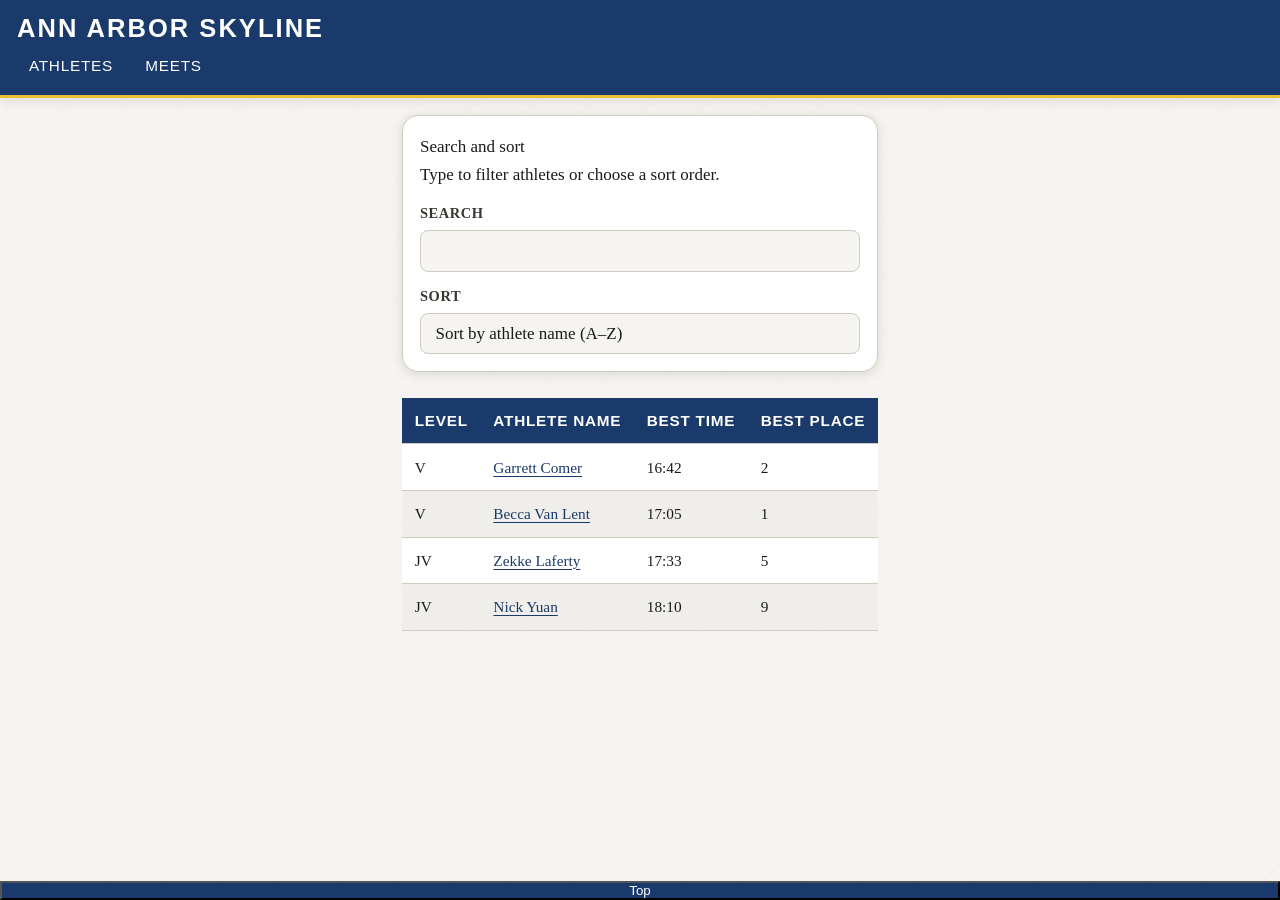
<file: index.html>
<!doctype html>
<html lang="en">
  <head>
    <meta charset="utf-8" />
    <meta name="viewport" content="width=device-width,initial-scale=1" />
    <title>Ann Arbor Skyline — Athletes</title>
    <link rel="stylesheet" href="style.css">
    <script src="script.js" defer></script>
  </head>
  <body>
    <header>
      <h1>Ann Arbor Skyline</h1>
      <nav>
        <ul>
          
          <li><a href="index.html">Athletes</a></li>
          <li><a href="mainMeets.html">Meets</a></li>
        </ul>
      </nav>
    </header>
    <main>
      <form action="#" method="get">
        <fieldset>
          <legend>Search and sort</legend>
          <p id="search-help">Type to filter athletes or choose a sort order.</p>
          <label for="search">Search</label>
          <input id="search" name="search" type="search" aria-describedby="search-help" />
          <label for="sort">Sort</label>
          <select id="sort" name="sort">
            <option value="name-asc">Sort by athlete name (A–Z)</option>
            <option value="name-desc">Sort by athlete name (Z–A)</option>
          </select>
          
        </fieldset>
      </form>
      <section>
        <table>
          <thead>
            <tr>
              <th scope="col">Level</th>
              <th scope="col">Athlete Name</th>
              <th scope="col">Best Time</th>
              <th scope="col">Best Place</th>
            </tr>
          </thead>

          <tbody>
              <tr>
                <td data-label="Level">V</td>
                <td data-label="Athlete Name"><a href="athlete.html">Garrett Comer</a></td>
                <td data-label="Best Time">16:42</td>
                <td data-label="Best Place">2</td>
              </tr>

              <tr>
                <td data-label="Level">V</td>
                <td data-label="Athlete Name"><a href="athlete2.html">Becca Van Lent</a></td>
                <td data-label="Best Time">17:05</td>
                <td data-label="Best Place">1</td>
              </tr>

              <tr>
                <td data-label="Level">JV</td>
                <td data-label="Athlete Name"><a href="athletezekke3.html">Zekke Laferty</a></td>
                <td data-label="Best Time">17:33</td>
                <td data-label="Best Place">5</td>
              </tr>

              <tr>
                <td data-label="Level">JV</td>
                <td data-label="Athlete Name"><a href="athlete4.html">Nick Yuan</a></td>
                <td data-label="Best Time">18:10</td>
                <td data-label="Best Place">9</td>
              </tr>
          </tbody>
        </table>
      </section>
    </main>
  </body>
</html>
</file>
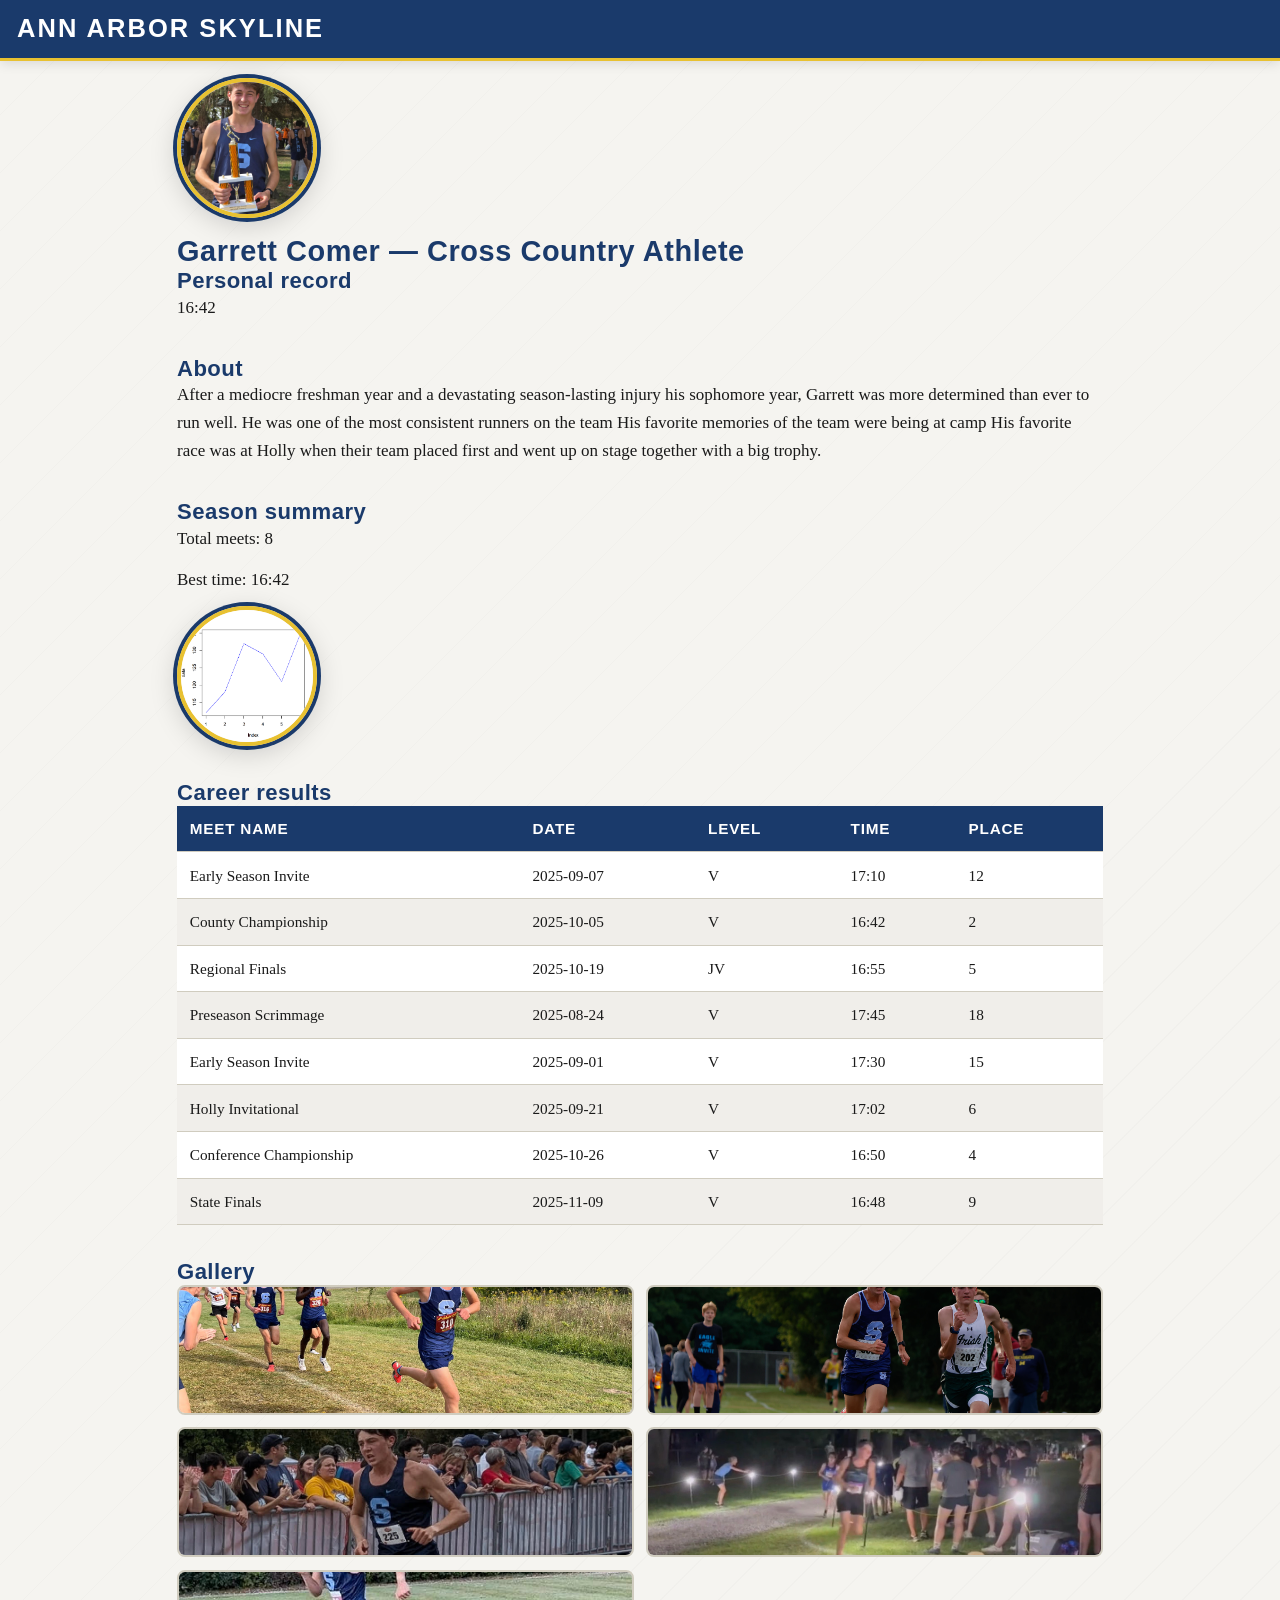
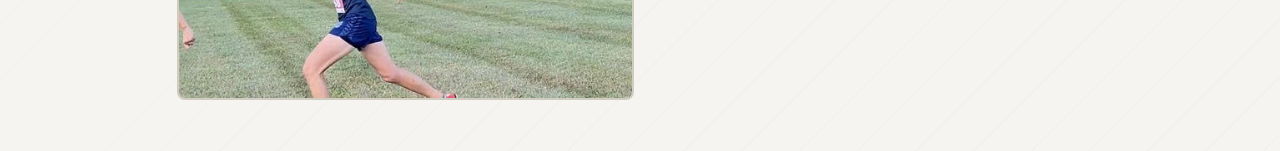
<file: athlete.html>
<!doctype html>
<html lang="en">
  <head>
    <meta charset="utf-8" />
    <meta name="viewport" content="width=device-width,initial-scale=1" />
    <title>Ann Arbor Skyline — Garrett Comer</title>
    <link rel="stylesheet" href="style.css">

  </head>

  <body>
    <header>
      <h1>Ann Arbor Skyline</h1>
    </header>

    <main>
      <section>
        <figure>
          <img src="coverPhoto.jpg" alt="Profile photo of Garrett Comer" width="200"/>
        </figure>

        <h2>Garrett Comer — Cross Country Athlete</h2>

        <section>
          <h3>Personal record</h3>
          <p>16:42</p>
        </section>

        <section>
          <h3>About</h3>
          <p>
            After a mediocre freshman year and a devastating season‑lasting injury his sophomore year, 
            Garrett was more determined than ever to run well. He was one of the most consistent runners on the team His favorite memories of the team were being at camp 
            His favorite race was at Holly when their team placed first and went up on stage together with a big trophy.
          </p>
        </section>
      </section>

      <section>
        <h3>Season summary</h3>

        <p>Total meets: 8</p>
        <p>Best time: 16:42</p>

        <figure>
          <!-- <img src="seasonChart.png" alt="Bar chart showing Garrett's 5K time improving from 17:10 to 16:42 over the season" width="200"/> -->
          <!-- <img src="seasonChart.png" alt="Season performance chart" width="200"/> -->
          <img src="garrett-performance.png" alt="Garrett's performance chart showing race times over the season">
        </figure>
      </section>

      <section>
        <h3>Career results</h3>

        <table>
          <thead>
            <tr>
              <th scope="col">Meet Name</th>
              <th scope="col">Date</th>
              <th scope="col">Level</th>
              <th scope="col">Time</th>
              <th scope="col">Place</th>
            </tr>
          </thead>

          <tbody>
              <tr>
                <td data-label="Meet Name">Early Season Invite</td>
                <td data-label="Date">2025-09-07</td>
                <td data-label="Level">V</td>
                <td data-label="Time">17:10</td>
                <td data-label="Place">12</td>
              </tr>
              <tr>
                <td data-label="Meet Name">County Championship</td>
                <td data-label="Date">2025-10-05</td>
                <td data-label="Level">V</td>
                <td data-label="Time">16:42</td>
                <td data-label="Place">2</td>
              </tr>
              <tr>
                <td data-label="Meet Name">Regional Finals</td>
                <td data-label="Date">2025-10-19</td>
                <td data-label="Level">JV</td>
                <td data-label="Time">16:55</td>
                <td data-label="Place">5</td>
              </tr>
              <tr>
                <td data-label="Meet Name">Preseason Scrimmage</td>
                <td data-label="Date">2025-08-24</td>
                <td data-label="Level">V</td>
                <td data-label="Time">17:45</td>
                <td data-label="Place">18</td>
              </tr>
              <tr>
                <td data-label="Meet Name">Early Season Invite</td>
                <td data-label="Date">2025-09-01</td>
                <td data-label="Level">V</td>
                <td data-label="Time">17:30</td>
                <td data-label="Place">15</td>
              </tr>
              <tr>
                <td data-label="Meet Name">Holly Invitational</td>
                <td data-label="Date">2025-09-21</td>
                <td data-label="Level">V</td>
                <td data-label="Time">17:02</td>
                <td data-label="Place">6</td>
              </tr>
              <tr>
                <td data-label="Meet Name">Conference Championship</td>
                <td data-label="Date">2025-10-26</td>
                <td data-label="Level">V</td>
                <td data-label="Time">16:50</td>
                <td data-label="Place">4</td>
              </tr>
              <tr>
                <td data-label="Meet Name">State Finals</td>
                <td data-label="Date">2025-11-09</td>
                <td data-label="Level">V</td>
                <td data-label="Time">16:48</td>
                <td data-label="Place">9</td>
              </tr>

          </tbody>
        </table>
      </section>

      <section>
        <!-- <h3>Gallery</h3>

        <ul>
          <li><img src="galleryPic1.jpg" alt="Gallery image 1" width="200"/></li>
          <li><img src="galleryPic2.jpg" alt="Gallery image 2" width="200"/></li>
          <li><img src="galleryPic3.jpg" alt="Gallery image 3" width="200"/></li>
          <li><img src="galleryPic4.jpg" alt="Gallery image 4" width="200"/></li>
          <li><img src="galleryPic5.jpg" alt="Gallery image 5" width="200"/></li>
        </ul> -->
        <h3>Gallery</h3>
          <ul class="gallery-grid">
            <li><img src="galleryPic1.jpg" alt="Garrett running during a cross country race"></li>
            <!-- <li><img src="galleryPic1.jpg" alt="Runner photo 1"></li> -->
            <li><img src="galleryPic2.jpg" alt="Runner photo 2"></li>
            <li><img src="galleryPic3.jpg" alt="Runner photo 3"></li>
            <li><img src="galleryPic4.jpg" alt="Runner photo 4"></li>
            <li><img src="galleryPic5.jpg" alt="Runner photo 5"></li>
          </ul>
      </section>
    </main>
  </body>
</html>
</file>
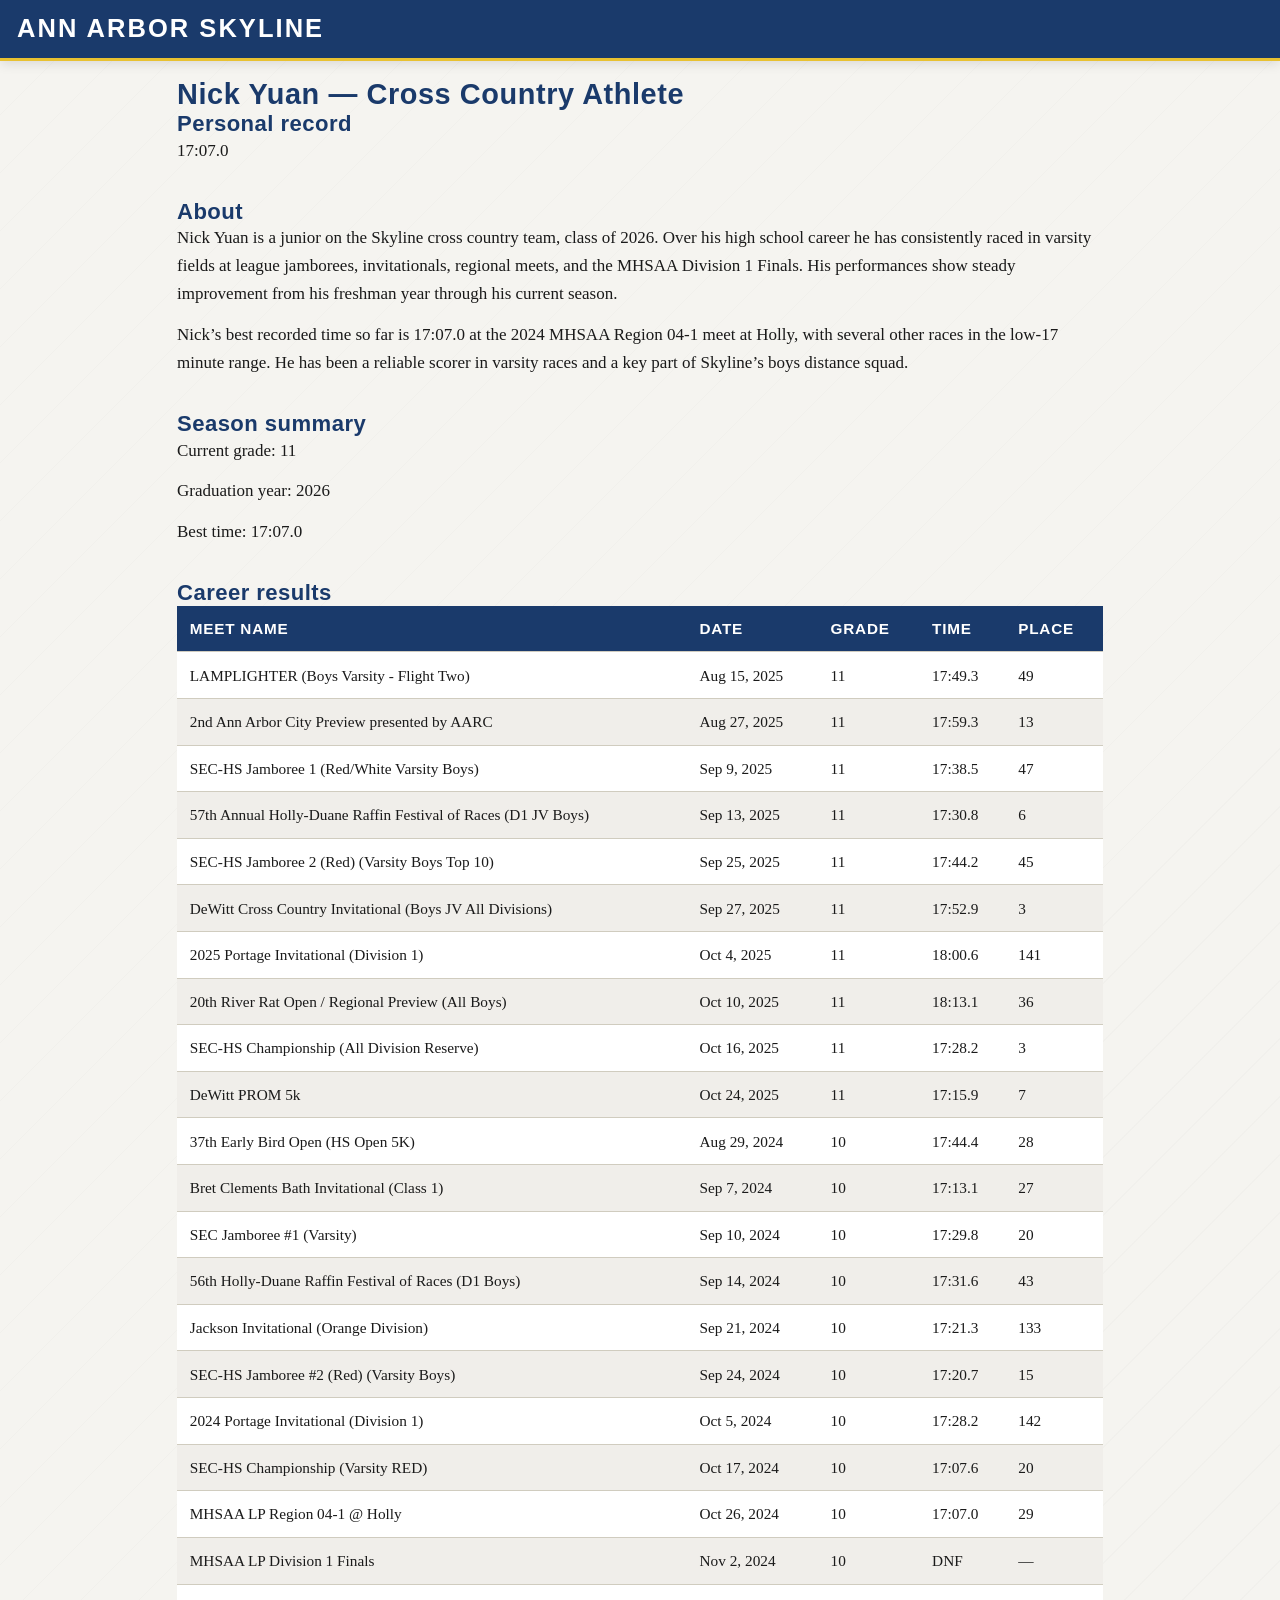
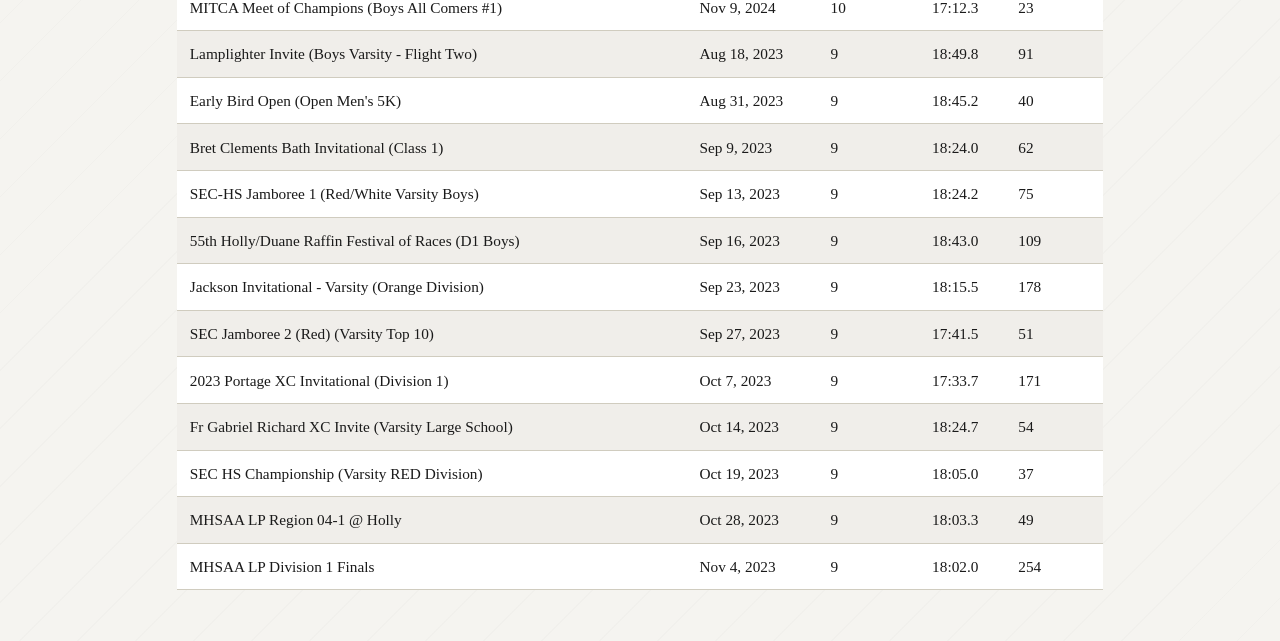
<file: athlete4.html>
<!doctype html>
<html lang="en">
  <head>
    <meta charset="utf-8" />
    <meta name="viewport" content="width=device-width,initial-scale=1" />
    <title>Ann Arbor Skyline — Nick Yuan</title>
    <link rel="stylesheet" href="style.css" />
  </head>

  <body>
    <header>
      <h1>Ann Arbor Skyline</h1>
    </header>

    <main>
      <!-- Basic info -->
      <section>
        <h2>Nick Yuan — Cross Country Athlete</h2>

        <section>
          <h3>Personal record</h3>
          <p>17:07.0</p>
        </section>

        <section>
          <h3>About</h3>
          <p>
            Nick Yuan is a junior on the Skyline cross country team, class of 2026.
            Over his high school career he has consistently raced in varsity fields
            at league jamborees, invitationals, regional meets, and the MHSAA
            Division 1 Finals. His performances show steady improvement from his
            freshman year through his current season.
          </p>
          <p>
            Nick’s best recorded time so far is 17:07.0 at the 2024 MHSAA Region
            04-1 meet at Holly, with several other races in the low‑17 minute range.
            He has been a reliable scorer in varsity races and a key part of
            Skyline’s boys distance squad.
          </p>
        </section>
      </section>

      <!-- Simple summary -->
      <section>
        <h3>Season summary</h3>
        <p>Current grade: 11</p>
        <p>Graduation year: 2026</p>
        <p>Best time: 17:07.0</p>
      </section>

      <!-- Career results (mobile-friendly data-label table) -->
      <section>
        <h3>Career results</h3>

        <!-- Table uses data-label attributes so each cell shows its column label on small screens -->
        <table>
          <thead>
            <tr>
              <th scope="col">Meet Name</th>
              <th scope="col">Date</th>
              <th scope="col">Grade</th>
              <th scope="col">Time</th>
              <th scope="col">Place</th>
            </tr>
          </thead>

          <tbody>
            <!-- Grade 11 (2025) -->
            <tr>
              <td data-label="Meet Name">LAMPLIGHTER (Boys Varsity - Flight Two)</td>
              <td data-label="Date">Aug 15, 2025</td>
              <td data-label="Grade">11</td>
              <td data-label="Time">17:49.3</td>
              <td data-label="Place">49</td>
            </tr>
            <tr>
              <td data-label="Meet Name">2nd Ann Arbor City Preview presented by AARC</td>
              <td data-label="Date">Aug 27, 2025</td>
              <td data-label="Grade">11</td>
              <td data-label="Time">17:59.3</td>
              <td data-label="Place">13</td>
            </tr>
            <tr>
              <td data-label="Meet Name">SEC-HS Jamboree 1 (Red/White Varsity Boys)</td>
              <td data-label="Date">Sep 9, 2025</td>
              <td data-label="Grade">11</td>
              <td data-label="Time">17:38.5</td>
              <td data-label="Place">47</td>
            </tr>
            <tr>
              <td data-label="Meet Name">57th Annual Holly-Duane Raffin Festival of Races (D1 JV Boys)</td>
              <td data-label="Date">Sep 13, 2025</td>
              <td data-label="Grade">11</td>
              <td data-label="Time">17:30.8</td>
              <td data-label="Place">6</td>
            </tr>
            <tr>
              <td data-label="Meet Name">SEC-HS Jamboree 2 (Red) (Varsity Boys Top 10)</td>
              <td data-label="Date">Sep 25, 2025</td>
              <td data-label="Grade">11</td>
              <td data-label="Time">17:44.2</td>
              <td data-label="Place">45</td>
            </tr>
            <tr>
              <td data-label="Meet Name">DeWitt Cross Country Invitational (Boys JV All Divisions)</td>
              <td data-label="Date">Sep 27, 2025</td>
              <td data-label="Grade">11</td>
              <td data-label="Time">17:52.9</td>
              <td data-label="Place">3</td>
            </tr>
            <tr>
              <td data-label="Meet Name">2025 Portage Invitational (Division 1)</td>
              <td data-label="Date">Oct 4, 2025</td>
              <td data-label="Grade">11</td>
              <td data-label="Time">18:00.6</td>
              <td data-label="Place">141</td>
            </tr>
            <tr>
              <td data-label="Meet Name">20th River Rat Open / Regional Preview (All Boys)</td>
              <td data-label="Date">Oct 10, 2025</td>
              <td data-label="Grade">11</td>
              <td data-label="Time">18:13.1</td>
              <td data-label="Place">36</td>
            </tr>
            <tr>
              <td data-label="Meet Name">SEC-HS Championship (All Division Reserve)</td>
              <td data-label="Date">Oct 16, 2025</td>
              <td data-label="Grade">11</td>
              <td data-label="Time">17:28.2</td>
              <td data-label="Place">3</td>
            </tr>
            <tr>
              <td data-label="Meet Name">DeWitt PROM 5k</td>
              <td data-label="Date">Oct 24, 2025</td>
              <td data-label="Grade">11</td>
              <td data-label="Time">17:15.9</td>
              <td data-label="Place">7</td>
            </tr>

            <!-- Grade 10 (2024) -->
            <tr>
              <td data-label="Meet Name">37th Early Bird Open (HS Open 5K)</td>
              <td data-label="Date">Aug 29, 2024</td>
              <td data-label="Grade">10</td>
              <td data-label="Time">17:44.4</td>
              <td data-label="Place">28</td>
            </tr>
            <tr>
              <td data-label="Meet Name">Bret Clements Bath Invitational (Class 1)</td>
              <td data-label="Date">Sep 7, 2024</td>
              <td data-label="Grade">10</td>
              <td data-label="Time">17:13.1</td>
              <td data-label="Place">27</td>
            </tr>
            <tr>
              <td data-label="Meet Name">SEC Jamboree #1 (Varsity)</td>
              <td data-label="Date">Sep 10, 2024</td>
              <td data-label="Grade">10</td>
              <td data-label="Time">17:29.8</td>
              <td data-label="Place">20</td>
            </tr>
            <tr>
              <td data-label="Meet Name">56th Holly-Duane Raffin Festival of Races (D1 Boys)</td>
              <td data-label="Date">Sep 14, 2024</td>
              <td data-label="Grade">10</td>
              <td data-label="Time">17:31.6</td>
              <td data-label="Place">43</td>
            </tr>
            <tr>
              <td data-label="Meet Name">Jackson Invitational (Orange Division)</td>
              <td data-label="Date">Sep 21, 2024</td>
              <td data-label="Grade">10</td>
              <td data-label="Time">17:21.3</td>
              <td data-label="Place">133</td>
            </tr>
            <tr>
              <td data-label="Meet Name">SEC-HS Jamboree #2 (Red) (Varsity Boys)</td>
              <td data-label="Date">Sep 24, 2024</td>
              <td data-label="Grade">10</td>
              <td data-label="Time">17:20.7</td>
              <td data-label="Place">15</td>
            </tr>
            <tr>
              <td data-label="Meet Name">2024 Portage Invitational (Division 1)</td>
              <td data-label="Date">Oct 5, 2024</td>
              <td data-label="Grade">10</td>
              <td data-label="Time">17:28.2</td>
              <td data-label="Place">142</td>
            </tr>
            <tr>
              <td data-label="Meet Name">SEC-HS Championship (Varsity RED)</td>
              <td data-label="Date">Oct 17, 2024</td>
              <td data-label="Grade">10</td>
              <td data-label="Time">17:07.6</td>
              <td data-label="Place">20</td>
            </tr>
            <tr>
              <td data-label="Meet Name">MHSAA LP Region 04-1 @ Holly</td>
              <td data-label="Date">Oct 26, 2024</td>
              <td data-label="Grade">10</td>
              <td data-label="Time">17:07.0</td>
              <td data-label="Place">29</td>
            </tr>
            <tr>
              <td data-label="Meet Name">MHSAA LP Division 1 Finals</td>
              <td data-label="Date">Nov 2, 2024</td>
              <td data-label="Grade">10</td>
              <td data-label="Time">DNF</td>
              <td data-label="Place">—</td>
            </tr>
            <tr>
              <td data-label="Meet Name">MITCA Meet of Champions (Boys All Comers #1)</td>
              <td data-label="Date">Nov 9, 2024</td>
              <td data-label="Grade">10</td>
              <td data-label="Time">17:12.3</td>
              <td data-label="Place">23</td>
            </tr>

            <!-- Grade 9 (2023) -->
            <tr>
              <td data-label="Meet Name">Lamplighter Invite (Boys Varsity - Flight Two)</td>
              <td data-label="Date">Aug 18, 2023</td>
              <td data-label="Grade">9</td>
              <td data-label="Time">18:49.8</td>
              <td data-label="Place">91</td>
            </tr>
            <tr>
              <td data-label="Meet Name">Early Bird Open (Open Men's 5K)</td>
              <td data-label="Date">Aug 31, 2023</td>
              <td data-label="Grade">9</td>
              <td data-label="Time">18:45.2</td>
              <td data-label="Place">40</td>
            </tr>
            <tr>
              <td data-label="Meet Name">Bret Clements Bath Invitational (Class 1)</td>
              <td data-label="Date">Sep 9, 2023</td>
              <td data-label="Grade">9</td>
              <td data-label="Time">18:24.0</td>
              <td data-label="Place">62</td>
            </tr>
            <tr>
              <td data-label="Meet Name">SEC-HS Jamboree 1 (Red/White Varsity Boys)</td>
              <td data-label="Date">Sep 13, 2023</td>
              <td data-label="Grade">9</td>
              <td data-label="Time">18:24.2</td>
              <td data-label="Place">75</td>
            </tr>
            <tr>
              <td data-label="Meet Name">55th Holly/Duane Raffin Festival of Races (D1 Boys)</td>
              <td data-label="Date">Sep 16, 2023</td>
              <td data-label="Grade">9</td>
              <td data-label="Time">18:43.0</td>
              <td data-label="Place">109</td>
            </tr>
            <tr>
              <td data-label="Meet Name">Jackson Invitational - Varsity (Orange Division)</td>
              <td data-label="Date">Sep 23, 2023</td>
              <td data-label="Grade">9</td>
              <td data-label="Time">18:15.5</td>
              <td data-label="Place">178</td>
            </tr>
            <tr>
              <td data-label="Meet Name">SEC Jamboree 2 (Red) (Varsity Top 10)</td>
              <td data-label="Date">Sep 27, 2023</td>
              <td data-label="Grade">9</td>
              <td data-label="Time">17:41.5</td>
              <td data-label="Place">51</td>
            </tr>
            <tr>
              <td data-label="Meet Name">2023 Portage XC Invitational (Division 1)</td>
              <td data-label="Date">Oct 7, 2023</td>
              <td data-label="Grade">9</td>
              <td data-label="Time">17:33.7</td>
              <td data-label="Place">171</td>
            </tr>
            <tr>
              <td data-label="Meet Name">Fr Gabriel Richard XC Invite (Varsity Large School)</td>
              <td data-label="Date">Oct 14, 2023</td>
              <td data-label="Grade">9</td>
              <td data-label="Time">18:24.7</td>
              <td data-label="Place">54</td>
            </tr>
            <tr>
              <td data-label="Meet Name">SEC HS Championship (Varsity RED Division)</td>
              <td data-label="Date">Oct 19, 2023</td>
              <td data-label="Grade">9</td>
              <td data-label="Time">18:05.0</td>
              <td data-label="Place">37</td>
            </tr>
            <tr>
              <td data-label="Meet Name">MHSAA LP Region 04-1 @ Holly</td>
              <td data-label="Date">Oct 28, 2023</td>
              <td data-label="Grade">9</td>
              <td data-label="Time">18:03.3</td>
              <td data-label="Place">49</td>
            </tr>
            <tr>
              <td data-label="Meet Name">MHSAA LP Division 1 Finals</td>
              <td data-label="Date">Nov 4, 2023</td>
              <td data-label="Grade">9</td>
              <td data-label="Time">18:02.0</td>
              <td data-label="Place">254</td>
            </tr>
          </tbody>
        </table>
      </section>
    </main>
  </body>
</html>
</file>
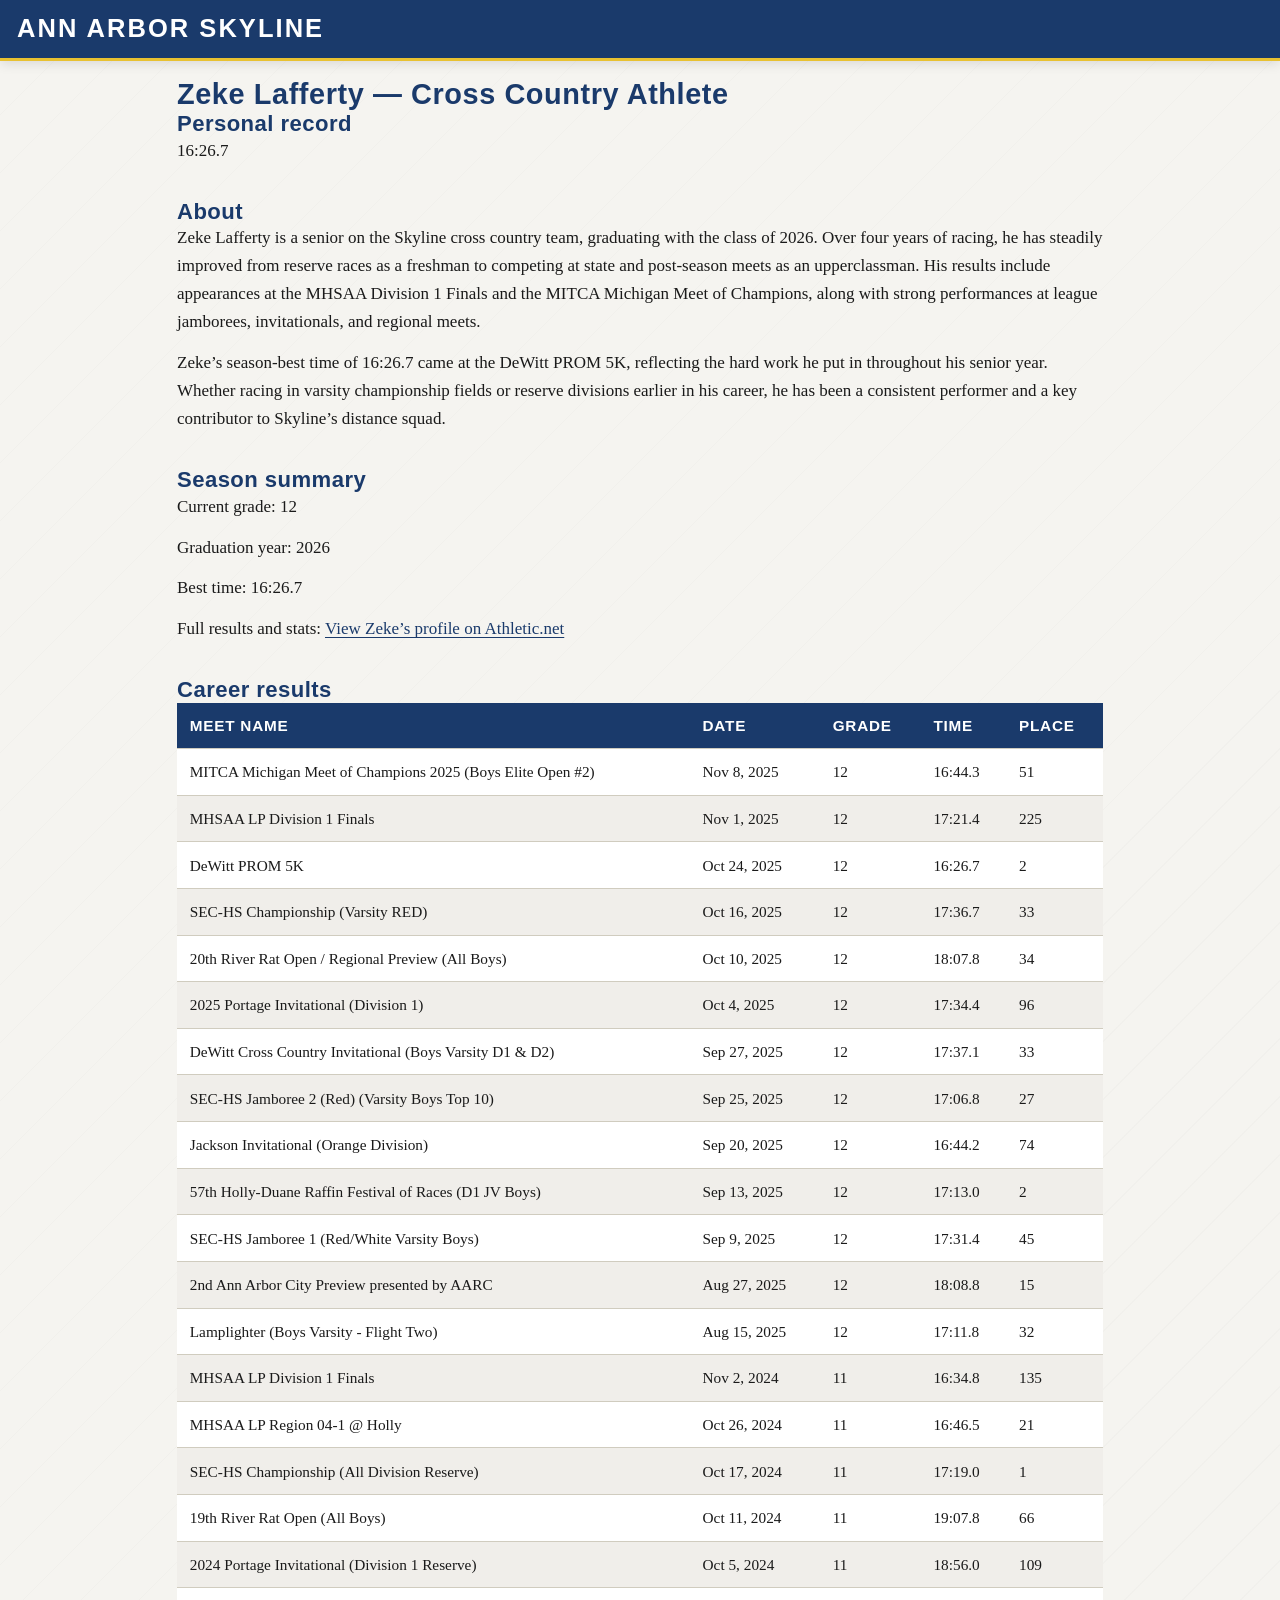
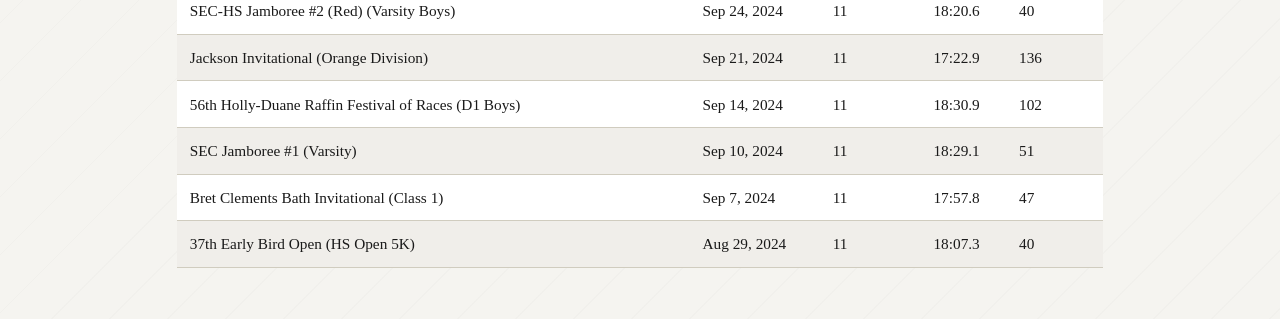
<file: athletezekke3.html>
<!doctype html>
<html lang="en">
  <head>
    <meta charset="utf-8" />
    <meta name="viewport" content="width=device-width,initial-scale=1" />
    <title>Ann Arbor Skyline — Zeke Lafferty</title>
    <link rel="stylesheet" href="style.css" />
  </head>

  <body>
    <header>
      <h1>Ann Arbor Skyline</h1>
    </header>

    <main>
      <!-- Basic info (no cover photo for now) -->
      <section>
        <h2>Zeke Lafferty — Cross Country Athlete</h2>

        <section>
          <h3>Personal record</h3>
          <p>16:26.7</p>
        </section>

        <section>
          <h3>About</h3>
          <p>
            Zeke Lafferty is a senior on the Skyline cross country team, graduating with the
            class of 2026. Over four years of racing, he has steadily improved from reserve
            races as a freshman to competing at state and post-season meets as an upperclassman.
            His results include appearances at the MHSAA Division 1 Finals and the MITCA
            Michigan Meet of Champions, along with strong performances at league jamborees,
            invitationals, and regional meets.
          </p>
          <p>
            Zeke’s season-best time of 16:26.7 came at the DeWitt PROM 5K, reflecting the hard
            work he put in throughout his senior year. Whether racing in varsity championship
            fields or reserve divisions earlier in his career, he has been a consistent performer
            and a key contributor to Skyline’s distance squad.
          </p>
        </section>
      </section>

      <!-- Season / career summary -->
      <section>
        <h3>Season summary</h3>
        <p>Current grade: 12</p>
        <p>Graduation year: 2026</p>
        <p>Best time: 16:26.7</p>
        <p>
          Full results and stats:
          <a href="https://www.athletic.net/athlete/21142917/cross-country/">View Zeke’s profile on Athletic.net</a>
        </p>
      </section>

      <!-- Career results (mobile-friendly data-label table) -->
      <section>
        <h3>Career results</h3>

        <!-- Table uses data-label attributes so each cell shows its column label on small screens -->
        <table>
          <thead>
            <tr>
              <th scope="col">Meet Name</th>
              <th scope="col">Date</th>
              <th scope="col">Grade</th>
              <th scope="col">Time</th>
              <th scope="col">Place</th>
            </tr>
          </thead>

          <tbody>
            <!-- Senior year 2025 -->
            <tr>
              <td data-label="Meet Name">MITCA Michigan Meet of Champions 2025 (Boys Elite Open #2)</td>
              <td data-label="Date">Nov 8, 2025</td>
              <td data-label="Grade">12</td>
              <td data-label="Time">16:44.3</td>
              <td data-label="Place">51</td>
            </tr>
            <tr>
              <td data-label="Meet Name">MHSAA LP Division 1 Finals</td>
              <td data-label="Date">Nov 1, 2025</td>
              <td data-label="Grade">12</td>
              <td data-label="Time">17:21.4</td>
              <td data-label="Place">225</td>
            </tr>
            <tr>
              <td data-label="Meet Name">DeWitt PROM 5K</td>
              <td data-label="Date">Oct 24, 2025</td>
              <td data-label="Grade">12</td>
              <td data-label="Time">16:26.7</td>
              <td data-label="Place">2</td>
            </tr>
            <tr>
              <td data-label="Meet Name">SEC-HS Championship (Varsity RED)</td>
              <td data-label="Date">Oct 16, 2025</td>
              <td data-label="Grade">12</td>
              <td data-label="Time">17:36.7</td>
              <td data-label="Place">33</td>
            </tr>
            <tr>
              <td data-label="Meet Name">20th River Rat Open / Regional Preview (All Boys)</td>
              <td data-label="Date">Oct 10, 2025</td>
              <td data-label="Grade">12</td>
              <td data-label="Time">18:07.8</td>
              <td data-label="Place">34</td>
            </tr>
            <tr>
              <td data-label="Meet Name">2025 Portage Invitational (Division 1)</td>
              <td data-label="Date">Oct 4, 2025</td>
              <td data-label="Grade">12</td>
              <td data-label="Time">17:34.4</td>
              <td data-label="Place">96</td>
            </tr>
            <tr>
              <td data-label="Meet Name">DeWitt Cross Country Invitational (Boys Varsity D1 & D2)</td>
              <td data-label="Date">Sep 27, 2025</td>
              <td data-label="Grade">12</td>
              <td data-label="Time">17:37.1</td>
              <td data-label="Place">33</td>
            </tr>
            <tr>
              <td data-label="Meet Name">SEC-HS Jamboree 2 (Red) (Varsity Boys Top 10)</td>
              <td data-label="Date">Sep 25, 2025</td>
              <td data-label="Grade">12</td>
              <td data-label="Time">17:06.8</td>
              <td data-label="Place">27</td>
            </tr>
            <tr>
              <td data-label="Meet Name">Jackson Invitational (Orange Division)</td>
              <td data-label="Date">Sep 20, 2025</td>
              <td data-label="Grade">12</td>
              <td data-label="Time">16:44.2</td>
              <td data-label="Place">74</td>
            </tr>
            <tr>
              <td data-label="Meet Name">57th Holly-Duane Raffin Festival of Races (D1 JV Boys)</td>
              <td data-label="Date">Sep 13, 2025</td>
              <td data-label="Grade">12</td>
              <td data-label="Time">17:13.0</td>
              <td data-label="Place">2</td>
            </tr>
            <tr>
              <td data-label="Meet Name">SEC-HS Jamboree 1 (Red/White Varsity Boys)</td>
              <td data-label="Date">Sep 9, 2025</td>
              <td data-label="Grade">12</td>
              <td data-label="Time">17:31.4</td>
              <td data-label="Place">45</td>
            </tr>
            <tr>
              <td data-label="Meet Name">2nd Ann Arbor City Preview presented by AARC</td>
              <td data-label="Date">Aug 27, 2025</td>
              <td data-label="Grade">12</td>
              <td data-label="Time">18:08.8</td>
              <td data-label="Place">15</td>
            </tr>
            <tr>
              <td data-label="Meet Name">Lamplighter (Boys Varsity - Flight Two)</td>
              <td data-label="Date">Aug 15, 2025</td>
              <td data-label="Grade">12</td>
              <td data-label="Time">17:11.8</td>
              <td data-label="Place">32</td>
            </tr>

            <!-- Junior year 2024 (subset) -->
            <tr>
              <td data-label="Meet Name">MHSAA LP Division 1 Finals</td>
              <td data-label="Date">Nov 2, 2024</td>
              <td data-label="Grade">11</td>
              <td data-label="Time">16:34.8</td>
              <td data-label="Place">135</td>
            </tr>
            <tr>
              <td data-label="Meet Name">MHSAA LP Region 04-1 @ Holly</td>
              <td data-label="Date">Oct 26, 2024</td>
              <td data-label="Grade">11</td>
              <td data-label="Time">16:46.5</td>
              <td data-label="Place">21</td>
            </tr>
            <tr>
              <td data-label="Meet Name">SEC-HS Championship (All Division Reserve)</td>
              <td data-label="Date">Oct 17, 2024</td>
              <td data-label="Grade">11</td>
              <td data-label="Time">17:19.0</td>
              <td data-label="Place">1</td>
            </tr>
            <tr>
              <td data-label="Meet Name">19th River Rat Open (All Boys)</td>
              <td data-label="Date">Oct 11, 2024</td>
              <td data-label="Grade">11</td>
              <td data-label="Time">19:07.8</td>
              <td data-label="Place">66</td>
            </tr>
            <tr>
              <td data-label="Meet Name">2024 Portage Invitational (Division 1 Reserve)</td>
              <td data-label="Date">Oct 5, 2024</td>
              <td data-label="Grade">11</td>
              <td data-label="Time">18:56.0</td>
              <td data-label="Place">109</td>
            </tr>
            <tr>
              <td data-label="Meet Name">SEC-HS Jamboree #2 (Red) (Varsity Boys)</td>
              <td data-label="Date">Sep 24, 2024</td>
              <td data-label="Grade">11</td>
              <td data-label="Time">18:20.6</td>
              <td data-label="Place">40</td>
            </tr>
            <tr>
              <td data-label="Meet Name">Jackson Invitational (Orange Division)</td>
              <td data-label="Date">Sep 21, 2024</td>
              <td data-label="Grade">11</td>
              <td data-label="Time">17:22.9</td>
              <td data-label="Place">136</td>
            </tr>
            <tr>
              <td data-label="Meet Name">56th Holly-Duane Raffin Festival of Races (D1 Boys)</td>
              <td data-label="Date">Sep 14, 2024</td>
              <td data-label="Grade">11</td>
              <td data-label="Time">18:30.9</td>
              <td data-label="Place">102</td>
            </tr>
            <tr>
              <td data-label="Meet Name">SEC Jamboree #1 (Varsity)</td>
              <td data-label="Date">Sep 10, 2024</td>
              <td data-label="Grade">11</td>
              <td data-label="Time">18:29.1</td>
              <td data-label="Place">51</td>
            </tr>
            <tr>
              <td data-label="Meet Name">Bret Clements Bath Invitational (Class 1)</td>
              <td data-label="Date">Sep 7, 2024</td>
              <td data-label="Grade">11</td>
              <td data-label="Time">17:57.8</td>
              <td data-label="Place">47</td>
            </tr>
            <tr>
              <td data-label="Meet Name">37th Early Bird Open (HS Open 5K)</td>
              <td data-label="Date">Aug 29, 2024</td>
              <td data-label="Grade">11</td>
              <td data-label="Time">18:07.3</td>
              <td data-label="Place">40</td>
            </tr>
          </tbody>
        </table>
      </section>
    </main>
  </body>
</html>
</file>
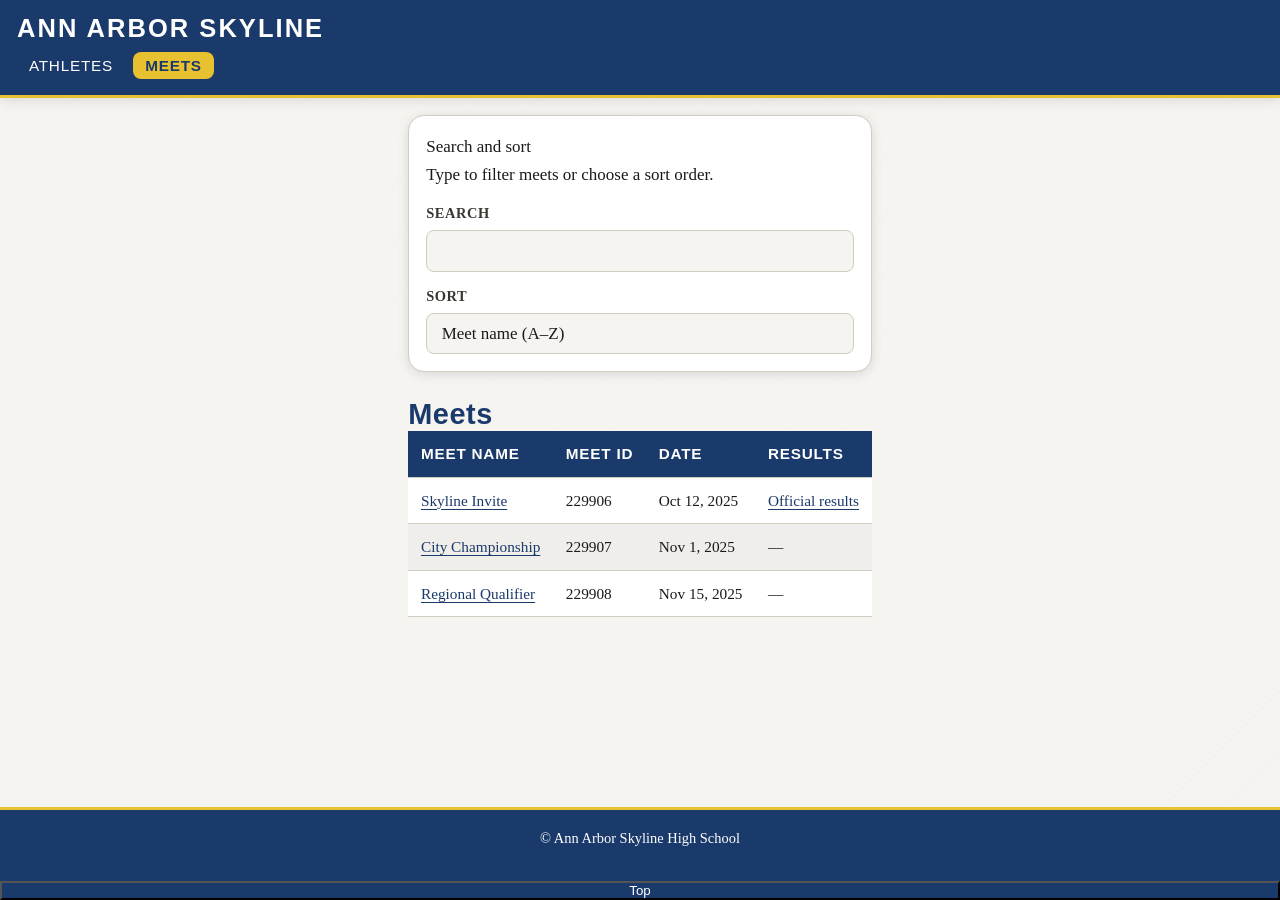
<file: mainMeets.html>
<!doctype html>
<html lang="en">
  <head>
    <meta charset="utf-8" />
    <meta name="viewport" content="width=device-width,initial-scale=1" />
    <title>Ann Arbor Skyline — Meets</title>
    <link rel="stylesheet" href="style.css">
    <script src="script.js" defer></script>
  </head>

  <body>
    <header>
      <h1><a href="index.html">Ann Arbor Skyline</a></h1>

      <nav>
        <ul>
          <li><a href="index.html">Athletes</a></li>
          <li><a href="mainMeets.html" aria-current="page">Meets</a></li>
        </ul>
      </nav>
    </header>

    <main>
      <form action="#" method="get">
        <fieldset>
          <legend>Search and sort</legend>
          <p id="meets-search-help">Type to filter meets or choose a sort order.</p>

          <label for="search">Search</label>
          <input id="search" name="search" type="search" aria-describedby="meets-search-help" />
          

          <label for="sort">Sort</label>
          <select id="sort" name="sort">
            <option value="name-asc">Meet name (A–Z)</option>
            <option value="name-desc">Meet name (Z–A)</option>
            <option value="date-asc">Date (oldest first)</option>
            <option value="date-desc">Date (newest first)</option>
          </select>
        </fieldset>
      </form>

      <section aria-labelledby="meets-heading">
        <h2 id="meets-heading">Meets</h2>

        <table>
          <thead>
            <tr>
              <th scope="col">Meet Name</th>
              <th scope="col">Meet ID</th>
              <th scope="col">Date</th>
              <th scope="col">Results</th>
            </tr>
          </thead>

          <tbody>
            <tr>
              <td data-label="Meet Name">
                <a href="meets.html">Skyline Invite</a>
              </td>

              <td data-label="Meet ID">229906</td>

              <td data-label="Date">
                <time datetime="2025-10-12">Oct 12, 2025</time>
              </td>

              <td data-label="Results">
                <a href="https://www.athletic.net/CrossCountry/meet/229906/results/916818">
                  Official results
                </a>
              </td>
            </tr>

            <tr>
                <td data-label="Meet Name">
                  <a href="meets.html">City Championship</a>
                </td>

                <td data-label="Meet ID">229907</td>

                <td data-label="Date">
                  <time datetime="2025-11-01">Nov 1, 2025</time>
                </td>
                <td data-label="Results">—</td>
            </tr>

            <tr>
                <td data-label="Meet Name">
                  <a href="meets.html">Regional Qualifier</a>
                </td>
                <td data-label="Meet ID">229908</td>
                <td data-label="Date">
                  <time datetime="2025-11-15">Nov 15, 2025</time>
                </td>
                <td data-label="Results">—</td>
            </tr> 
          </tbody>
        </table>
      </section>
    </main>

    <footer>
      <p>&copy; Ann Arbor Skyline High School</p>
    </footer>
  </body>
</html>
</file>
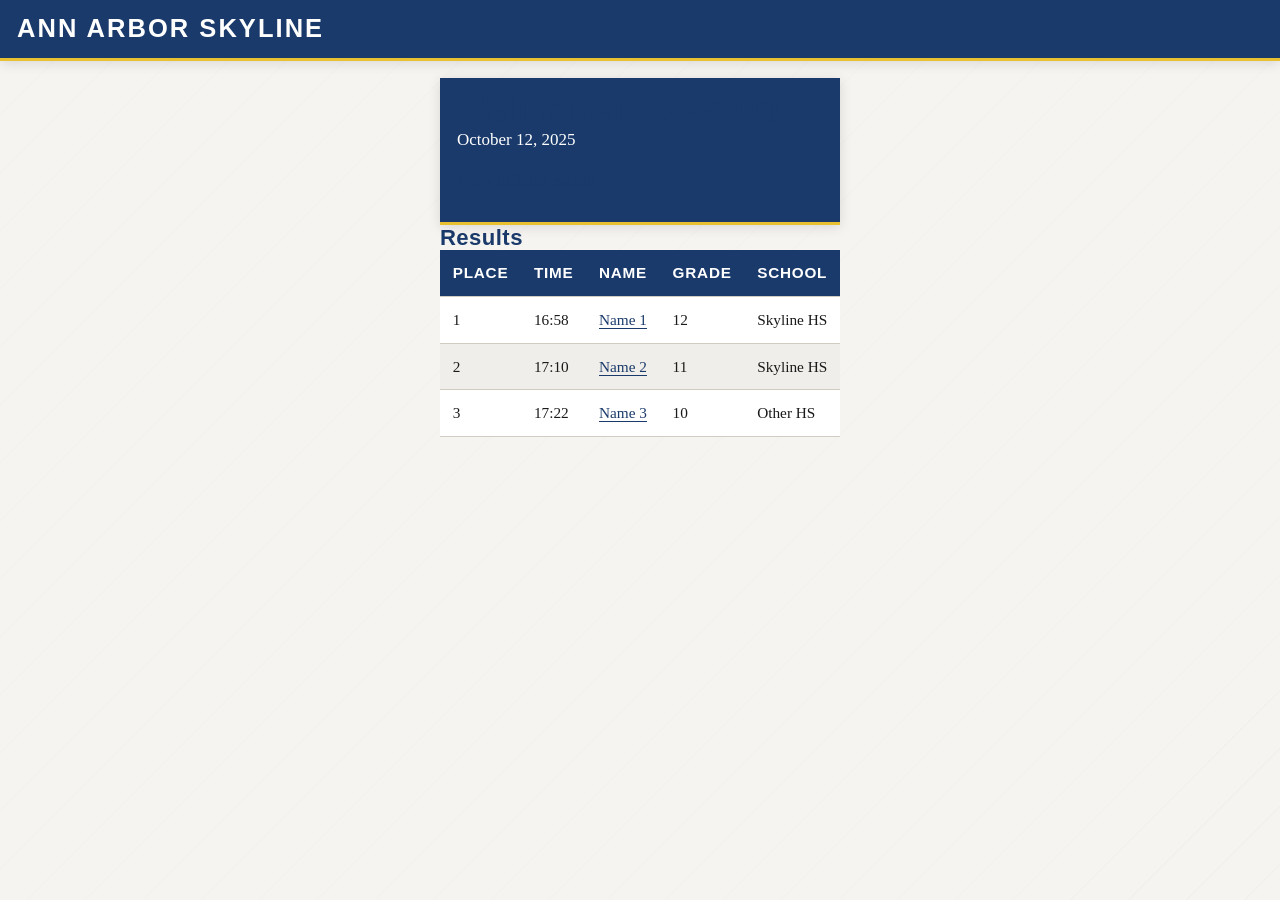
<file: meets.html>
<!DOCTYPE html>
<html lang="en">


<head>
  <meta charset="UTF-8">
  <meta name="viewport" content="width=device-width, initial-scale=1.0">
  <title>Skyline Invite | Skyline High School</title>
  <link rel="stylesheet" href="style.css">

</head>
<body>

  <header>
    <h1><a href="index.html">Ann Arbor Skyline</a></h1>
  </header>

  <main>
    <article aria-labelledby="meet-title">
      <header>
        <h2 id="meet-title">Skyline Invite (229906)</h2>
        <p>
          <time datetime="2025-10-12">October 12, 2025</time>
        </p>
        <p>
          <a href="https://www.athletic.net/CrossCountry/meet/229906/results/916818">
            View official results
          </a>
        </p>
      </header>

      <section aria-labelledby="results-heading">
        <h3 id="results-heading">Results</h3>

        <table>
          <thead>
            <tr>
              <th scope="col">Place</th>
              <th scope="col">Time</th>
              <th scope="col">Name</th>
              <th scope="col">Grade</th>
              <th scope="col">School</th>
            </tr>
          </thead>
          <tbody>
            <tr>
                <td data-label="Place">1</td>
                <td data-label="Time">16:58</td>
                <td data-label="Name"><a href="athlete.html">Name 1</a></td>
                <td data-label="Grade">12</td>
                <td data-label="School">Skyline HS</td>
            </tr>
            <tr>
              <td data-label="Place">2</td>
              <td data-label="Time">17:10</td>
              <td data-label="Name"><a href="athlete.html">Name 2</a></td>
              <td data-label="Grade">11</td>
              <td data-label="School">Skyline HS</td>
            </tr>

            <tr>
              <td data-label="Place">3</td>
              <td data-label="Time">17:22</td>
              <td data-label="Name"><a href="athlete.html">Name 3</a></td>
              <td data-label="Grade">10</td>
              <td data-label="School">Other HS</td>
            </tr>
          </tbody>
        </table>
      </section>
    </article>
  </main>

</body>
</html>
</file>
<file: style.css>
/* These variables let us keep colors, fonts, and spacing
   consistent across the whole site in one place. */
:root {
  --color-primary:    #1a3a6b;
  --color-accent:     #e8c131;
  --color-accent-alt: #d94f3d;
  --color-bg:         #f5f4f0;
  --color-surface:    #ffffff;
  --color-surface-2:  #eceae3;
  --color-border:     #d0ccbf;
  --color-text:       #1a1a1a;
  --color-text-muted: #3a3730;  
  --color-link:       #1a3a6b;
  --color-link-hover: #e8c131;
  --color-row-even:   #f0eeea;
  --color-row-odd:    #ffffff;
  --font-display: 'Oswald', 'Arial Narrow', sans-serif;
  --font-body:    'Source Serif 4', Georgia, serif;
  --radius:    8px;
  --radius-lg: 16px;
  --shadow:    0 2px 12px rgba(0,0,0,.12);
  --shadow-lg: 0 6px 28px rgba(0,0,0,.18);
  --transition: 0.25s ease;
}

/* Basic reset for box sizing and spacing */
*, *::before, *::after {
  box-sizing: border-box;
  margin: 0;
  padding: 0;
}

/* 
   Responsive typography:
   clamp(min, preferred, max) lets the font size grow
   smoothly with the viewport, but never too small or too big.
*/
html {
  font-size: clamp(15px, 2vw, 17px);
  scroll-behavior: smooth;
  -webkit-text-size-adjust: 100%;
}

body {
  font-family: var(--font-body);
  background-color: var(--color-bg);
  color: var(--color-text);
  line-height: 1.65;
  display: flex;
  flex-direction: column;
  min-height: 100vh;
  background-image: repeating-linear-gradient(
    135deg,
    transparent,
    transparent 40px,
    rgba(0,0,0,.015) 40px,
    rgba(0,0,0,.015) 41px
  );
}

main {
  flex: 1;
}


img {
  display: block;
  width: 100%;
  height: auto;
}

a {
  color: var(--color-link);
  text-decoration: underline;
  text-underline-offset: 3px;
  transition: color var(--transition);
}

a:hover,
a:focus-visible {
  color: var(--color-accent-alt);
  outline: none;
}

/* Visible focus ring for keyboard navigation (accessibility) */
:focus-visible {
  outline: 3px solid var(--color-accent);
  outline-offset: 3px;
  border-radius: 3px;
}

ul {
  list-style: none;
}

/* Google Fonts import */
@import url('https://fonts.googleapis.com/css2?family=Oswald:wght@400;600;700&family=Source+Serif+4:ital,wght@0,300;0,400;0,600;1,400&display=swap');

h1, h2, h3, h4 {
  font-family: var(--font-display);
  line-height: 1.15;
  letter-spacing: .02em;
  color: var(--color-primary);
}

h1 { font-size: clamp(1.5rem, 5vw, 2.2rem); font-weight: 700; }
h2 { font-size: clamp(1.2rem, 4vw, 1.7rem); font-weight: 600; }
h3 { font-size: clamp(1rem,  3vw, 1.3rem);  font-weight: 600; }

p { margin-bottom: .75rem; }

main {
  padding: 1rem;
  /* Animation: content gently slides up when the page loads */
  animation: fadeInUp .5s ease both;
}

section {
  margin-bottom: 2rem;
}

header {
  background-color: var(--color-primary);
  color: #fff;
  padding: .85rem 1rem;
  position: sticky;
  top: 0;
  z-index: 100;
  border-bottom: 3px solid var(--color-accent);
  box-shadow: var(--shadow);
  /* Animation: header slides down when page loads */
  animation: slideDown .4s ease both;
}

header h1 {
  color: #fff;
  font-size: clamp(1.1rem, 4vw, 1.5rem);
  text-transform: uppercase;
  letter-spacing: .08em;
}

header h1 a {
  color: inherit;
  text-decoration: none;
}

header h1 a:hover {
  color: var(--color-accent);
}

nav ul {
  display: flex;
  gap: .5rem;
  margin-top: .5rem;
  flex-wrap: wrap;
}

nav a {
  color:  #ffffff;  /* higher contrast on dark header */
  text-decoration: none;
  font-family: var(--font-display);
  font-size: .9rem;
  letter-spacing: .05em;
  text-transform: uppercase;
  padding: .3rem .7rem;
  border-radius: var(--radius);
  transition: background var(--transition), color var(--transition);
}

nav a:hover,
nav a:focus-visible {
  background: var(--color-accent);
  color: var(--color-primary);
}

nav a[aria-current="page"] {
  background: var(--color-accent);
  color: var(--color-primary);
  font-weight: 600;
}


form {
  background: var(--color-surface);
  border: 1px solid var(--color-border);
  border-radius: var(--radius-lg);
  padding: 1rem;
  margin-bottom: 1.5rem;
  box-shadow: var(--shadow);
}

fieldset { border: none; }


legend {
  color: var(--color-text);
  background-color: var(--color-surface);
}

@media (prefers-color-scheme: dark) {
  legend {
    color: var(--color-text);
  }
}


label {
  display: block;
  font-size: .85rem;
  font-weight: 600;
  color: var(--color-text-muted);
  text-transform: uppercase;
  letter-spacing: .04em;
  margin-bottom: .25rem;
  margin-top: .75rem;
}

input[type="search"],
select {
  width: 100%;
  padding: .6rem .85rem;
  border: 1.5px solid var(--color-border);
  border-radius: var(--radius);
  font-family: var(--font-body);
  font-size: 1rem;
  background: var(--color-bg);
  color: var(--color-text);
  transition: border-color var(--transition), box-shadow var(--transition);
  appearance: none;
  -webkit-appearance: none;
}

input[type="search"]:focus,
select:focus {
  border-color: var(--color-primary);
  outline: 2px solid var(--color-accent);
  outline-offset: 2px;
  box-shadow: none;
}

button[type="submit"] {
  display: inline-block;
  margin-top: 1rem;
  padding: .65rem 1.5rem;
  background: var(--color-primary);
  color: #fff;
  font-family: var(--font-display);
  font-size: 1rem;
  font-weight: 600;
  letter-spacing: .06em;
  text-transform: uppercase;
  border: none;
  border-radius: var(--radius);
  cursor: pointer;
  transition: background var(--transition), transform var(--transition);
}

button[type="submit"]:hover,
button[type="submit"]:focus-visible {
  background: var(--color-accent-alt);
  transform: translateY(-1px);
}

button[type="submit"]:active {
  transform: translateY(0);
}

/* TABLES (MOBILE-FIRST CARD VIEW)
Mobile-first responsive table:
On small screens, headers are visually hidden.
Each row becomes a "card".
data-label on <td> shows the column label.*/

.table-scroll {
  overflow-x: auto;
  -webkit-overflow-scrolling: touch;
  border-radius: var(--radius);
  box-shadow: var(--shadow);
}

table {
  width: 100%;
  border-collapse: collapse;
  font-size: .9rem;
}

th {
  background-color: var(--color-primary);
  color: #fff;
  font-family: var(--font-display);
  font-weight: 600;
  text-transform: uppercase;
  letter-spacing: .05em;
  padding: .7rem .85rem;
  text-align: left;
}

/* MOBILE LAYOUT: stacked "card" view */
@media (max-width: 768px) {

  /* Visually hide thead; screen readers still read it */
  table thead {
    position: absolute;
    width: 1px;
    height: 1px;
    overflow: hidden;
    clip: rect(0,0,0,0);
    white-space: nowrap;
  }

  /* Stack table elements as blocks */
  table,
  tbody,
  tr,
  td {
    display: block;
    width: 100%;
  }

  /* Each row is a card */
  tbody tr {
    background: var(--color-surface);
    border: 1px solid var(--color-border);
    border-radius: var(--radius);
    margin-bottom: .85rem;
    padding: .5rem;
    box-shadow: var(--shadow);
    /* Animation: cards slide in from the left */
    animation: cardSlideIn .4s ease both;
    transition: background var(--transition);
  }

  /* Staggered entrance delays */
  tbody tr:nth-child(1) { animation-delay: .05s; }
  tbody tr:nth-child(2) { animation-delay: .10s; }
  tbody tr:nth-child(3) { animation-delay: .15s; }
  tbody tr:nth-child(4) { animation-delay: .20s; }
  tbody tr:nth-child(5) { animation-delay: .25s; }

  /* Each cell: label left, value right */
  td {
    display: flex;
    justify-content: space-between;
    align-items: center;
    padding: .45rem .6rem;
    border-bottom: 1px dashed var(--color-border);
  }

  td:last-child { border-bottom: none; }

  /* Inject column label from data-label attribute */
  td::before {
    content: attr(data-label);
    font-family: var(--font-display);
    font-size: .78rem;
    font-weight: 600;
    text-transform: uppercase;
    letter-spacing: .05em;
    /* Make label color strong so it is visible on light background */
    color: var(--color-primary);
    flex-shrink: 0;
    margin-right: 1rem;
  }

  /* Alternating row colors in mobile card view */
  tbody tr:nth-child(even) td { background-color: var(--color-row-even); }
  tbody tr:nth-child(odd)  td { background-color: var(--color-row-odd);  }

  tbody tr:hover td {
    background-color: rgba(232,193,49,.18);
  }
}

/*normal table layout */
@media (min-width: 769px) {

  table {
    display: table;
  }

  thead {
    position: static;
    width: auto;
    height: auto;
    overflow: visible;
    clip: auto;
    white-space: normal;
    display: table-header-group;
  }

  tbody {
    display: table-row-group;
  }

  tr {
    display: table-row;
  }

  th,
  td {
    display: table-cell;
    padding: .6rem .75rem;
    border-bottom: 1px solid var(--color-border);
  }

  /* Remove mobile card styles on larger screens */
  tbody tr {
    background: transparent;
    border: none;
    border-radius: 0;
    margin-bottom: 0;
    padding: 0;
    box-shadow: none;
    animation: none;
  }

  td::before {
    /* Hide mobile labels on desktop; header row already gives context */
    content: "";
    display: none;
  }

  tbody tr:nth-child(even) {
    background-color: var(--color-row-even);
  }

  tbody tr:nth-child(odd) {
    background-color: var(--color-row-odd);
  }

  tbody tr:hover {
    background-color: rgba(232,193,49,.18);
  }
}

/* extra desktop tweaks (wide screens) */
@media (min-width: 1024px) {
  main {
    max-width: 960px;
    margin: 0 auto;
  }
}

/* athlete page components*/
.athlete-hero {
  display: flex;
  flex-direction: column;
  align-items: center;
  text-align: center;
  padding: 1.5rem 1rem;
  background: var(--color-surface);
  border-radius: var(--radius-lg);
  box-shadow: var(--shadow);
  animation: fadeInUp .5s ease both;
}

figure img {
  width: 140px;
  height: 140px;
  object-fit: cover;
  border-radius: 50%;
  border: 4px solid var(--color-accent);
  box-shadow: 0 0 0 4px var(--color-primary), var(--shadow-lg);
  animation: popIn .5s cubic-bezier(.34,1.56,.64,1) both;
  margin-bottom: 1rem;
}

.pr-badge {
  display: inline-block;
  background: var(--color-accent);
  color: var(--color-primary);
  font-family: var(--font-display);
  font-weight: 700;
  font-size: 1.4rem;
  padding: .4rem 1.2rem;
  border-radius: 999px;
  letter-spacing: .05em;
  margin-top: .5rem;
}

/* Info card with left gold accent border */
.info-card {
  background: var(--color-surface);
  border-left: 4px solid var(--color-accent);
  border-radius: var(--radius);
  padding: 1rem 1.2rem;
  margin-bottom: 1rem;
  box-shadow: var(--shadow);
}

.info-card h3 {
  margin-bottom: .5rem;
  color: var(--color-primary);
}

/* Animated CSS progress bar showing season improvement */
.progress-bar-wrap {
  background: var(--color-surface-2);
  border-radius: 999px;
  height: 12px;
  overflow: hidden;
  margin: .5rem 0 1rem;
}

.progress-bar {
  height: 100%;
  background: linear-gradient(90deg, var(--color-accent), var(--color-accent-alt));
  border-radius: 999px;
  width: 0%;
  /* Animation: bar "fills" from 0% to target width */
  animation: growBar 1.2s ease .3s both;
}

/* Gallery grid — 2 columns on mobile */
.gallery-grid {
  display: grid;
  grid-template-columns: repeat(2, 1fr);
  gap: .75rem;
}

.gallery-grid img {
  width: 100%;
  height: 130px;
  object-fit: cover;
  border-radius: var(--radius);
  border: 2px solid var(--color-border);
  transition: transform var(--transition), box-shadow var(--transition);
}

.gallery-grid img:hover,
.gallery-grid img:focus {
  transform: scale(1.04);
  box-shadow: var(--shadow-lg);
  outline: none;
}

/*MEETS PAGE*/
.meet-header {
  background: var(--color-primary);
  color: #fff;
  border-radius: var(--radius-lg) var(--radius-lg) 0 0;
  padding: 1.2rem;
}

.meet-header h2 { color: #fff; }

.meet-header time,
.meet-header a {
  color: var(--color-accent);
  font-family: var(--font-display);
  font-size: .9rem;
  letter-spacing: .04em;
}

/* ANIMATIONS: Comments explain what each one does.*/

/* fadeInUp: used for main content / hero sections */
@keyframes fadeInUp {
  from { opacity: 0; transform: translateY(18px); }
  to   { opacity: 1; transform: translateY(0);    }
}

/* slideDown: used for sticky header appearing from top */
@keyframes slideDown {
  from { transform: translateY(-100%); }
  to   { transform: translateY(0);     }
}

/* cardSlideIn: used for table rows in mobile card layout */
@keyframes cardSlideIn {
  from { opacity: 0; transform: translateX(-16px); }
  to   { opacity: 1; transform: translateX(0);     }
}

/* popIn: used for profile photo circle */
@keyframes popIn {
  from { opacity: 0; transform: scale(.5); }
  to   { opacity: 1; transform: scale(1);  }
}

/* growBar: used for progress bar fill animation */
@keyframes growBar {
  from { width: 0%; }
  to   { width: 82%; }
}

/* Floating action button pulse (if used) */
@keyframes fabPulse {
  0%, 100% { box-shadow: 0 4px 18px rgba(232,193,49,.45); }
  50%      { box-shadow: 0 4px 28px rgba(232,193,49,.8);  }
}



.fab {
  background-color: #1a3a6b ; /* darker blue */
  color: #ffffff;
}

@media (prefers-color-scheme: dark) {
  .fab {
    background: #1a3a6b;
    color: #ffffff;
  }
}

.fab:hover,
.fab:focus-visible {
  background: var(--color-accent-alt);
  transform: scale(1.1);
}

/*FOOTER*/
footer {
  background: var(--color-primary);
  color: #ffffff; /* higher contrast on dark footer */;
  text-align: center;
  padding: 1rem;
  font-size: .85rem;
  border-top: 3px solid var(--color-accent);
}

footer a {
  color: var(--color-accent);
}
@media (prefers-color-scheme: dark) {
  footer {
    background-color: #0d1421; /* force dark background */
    color: #ffffff;
  }
}

/* This is for reduced motion */
/* if the user just wants less animation, this block turns off most transitions and keyframes */
@media (prefers-reduced-motion: reduce) {
  *, *::before, *::after {
    animation-duration: 0.001ms;
    animation-iteration-count: 1;
    transition-duration: 0.001ms;
    scroll-behavior: auto;
  }
  .fab { animation: none; }
}

/* making dark mode because why not */
@media (prefers-color-scheme: dark) {
  :root {
    --color-primary:    #4a7fc1;
    --color-accent:     #e8c131;
    --color-accent-alt: #f07060;
    --color-bg:         #111318;
    --color-surface:    #1c1f27;
    --color-surface-2:  #252932;
    --color-border:     #333844;
    --color-text:       #e8e5de;
    --color-text-muted: #9a9590;
    --color-link:       #82aee0;
    --color-link-hover: #e8c131;
    --color-row-even:   #232630;
    --color-row-odd:    #1c1f27;
  }

  header       { background-color: #0d1421; }
  th           { background-color: #0d1421; }
  .meet-header { background-color: #0d1421; }

  body {
    background-image: repeating-linear-gradient(
      135deg,
      transparent,
      transparent 40px,
      rgba(255,255,255,.012) 40px,
      rgba(255,255,255,.012) 41px
    );
  }
}
</file>
